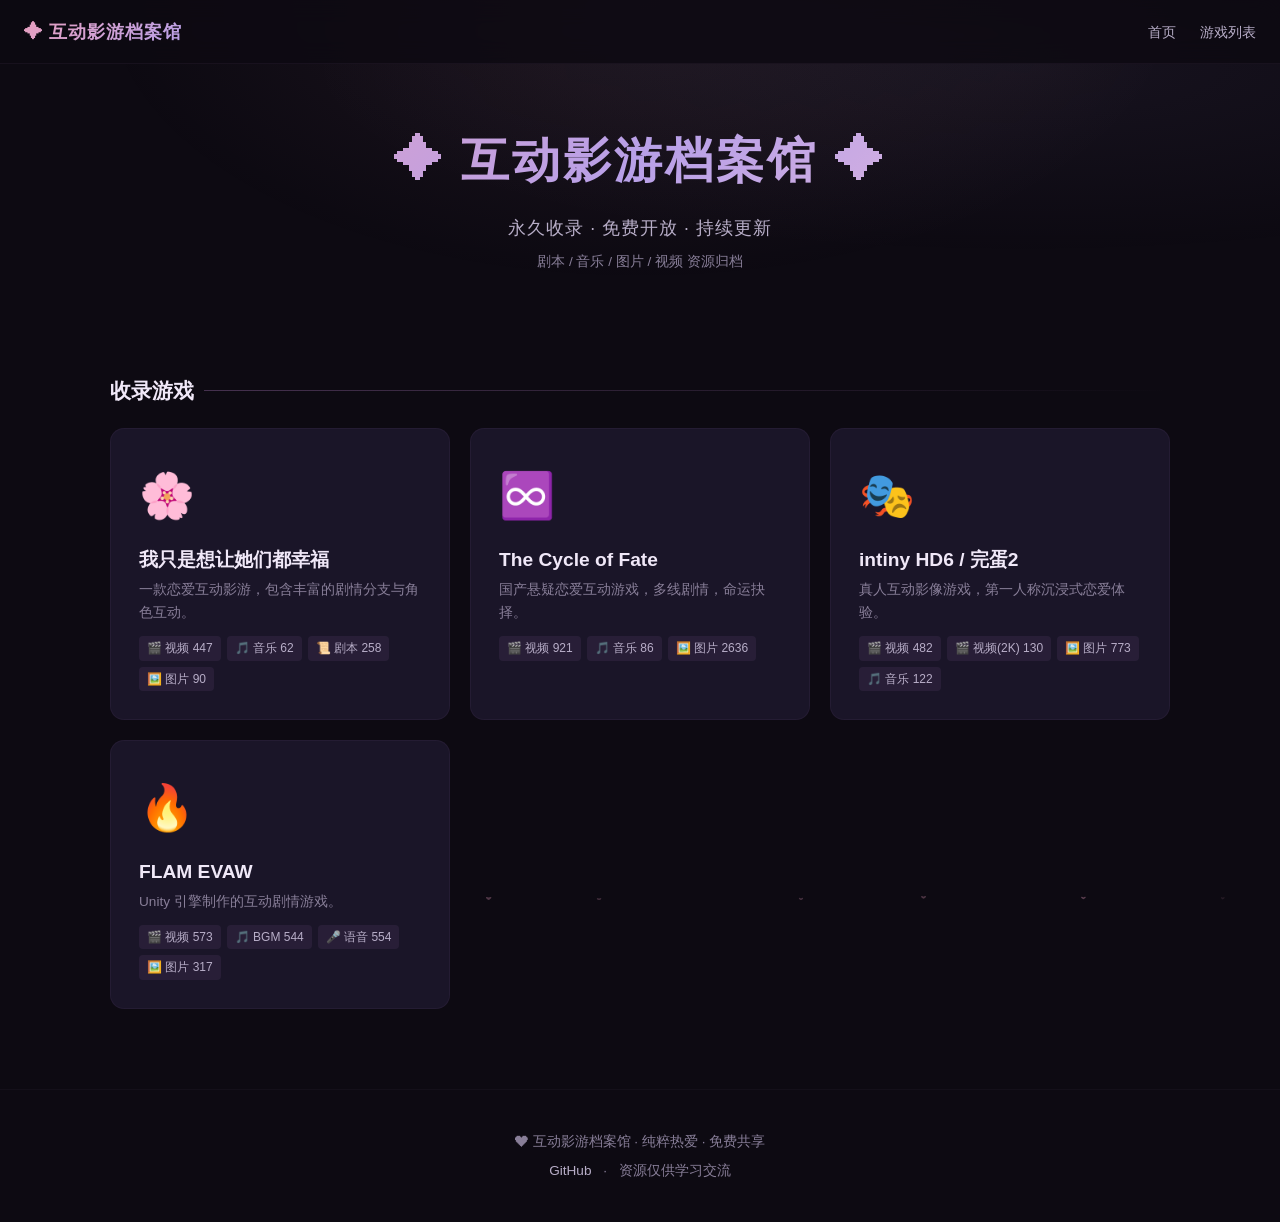
<file: index.html>
<!DOCTYPE html>
<html lang="zh-CN">
<head>
  <meta charset="UTF-8">
  <meta name="viewport" content="width=device-width, initial-scale=1.0">
  <title>互动影游档案馆 - 永久收录</title>
  <meta name="description" content="互动影游/真人互动游戏资源档案馆，收录完蛋系列、命运游戏等作品的剧本、音乐、图片、视频资源。">
  <meta name="keywords" content="互动影游,真人互动游戏,完蛋,命运游戏,游戏资源,剧本,攻略">
  <link rel="stylesheet" href="css/style.css">
  <link rel="icon" href="data:image/svg+xml,<svg xmlns=%22http://www.w3.org/2000/svg%22 viewBox=%220 0 100 100%22><text y=%22.9em%22 font-size=%2290%22>🎭</text></svg>">
</head>
<body>
<canvas id="particles"></canvas>

<nav>
  <span class="logo">✦ 互动影游档案馆</span>
  <div>
    <a href="/">首页</a>
    <a href="#games">游戏列表</a>
  </div>
</nav>

<header class="hero">
  <h1>✦ 互动影游档案馆 ✦</h1>
  <p>永久收录 · 免费开放 · 持续更新</p>
  <div class="subtitle">剧本 / 音乐 / 图片 / 视频 资源归档</div>
</header>

<div class="section-title" id="games">收录游戏</div>
<div class="games-grid" id="gameList"></div>

<footer>
  <p>❤ 互动影游档案馆 · 纯粹热爱 · 免费共享</p>
  <p style="margin-top:6px">
    <a href="https://github.com" target="_blank">GitHub</a>
    <span style="margin:0 8px;color:var(--text3)">·</span>
    资源仅供学习交流
  </p>
</footer>

<script src="js/main.js"></script>
</body>
</html>
</file>
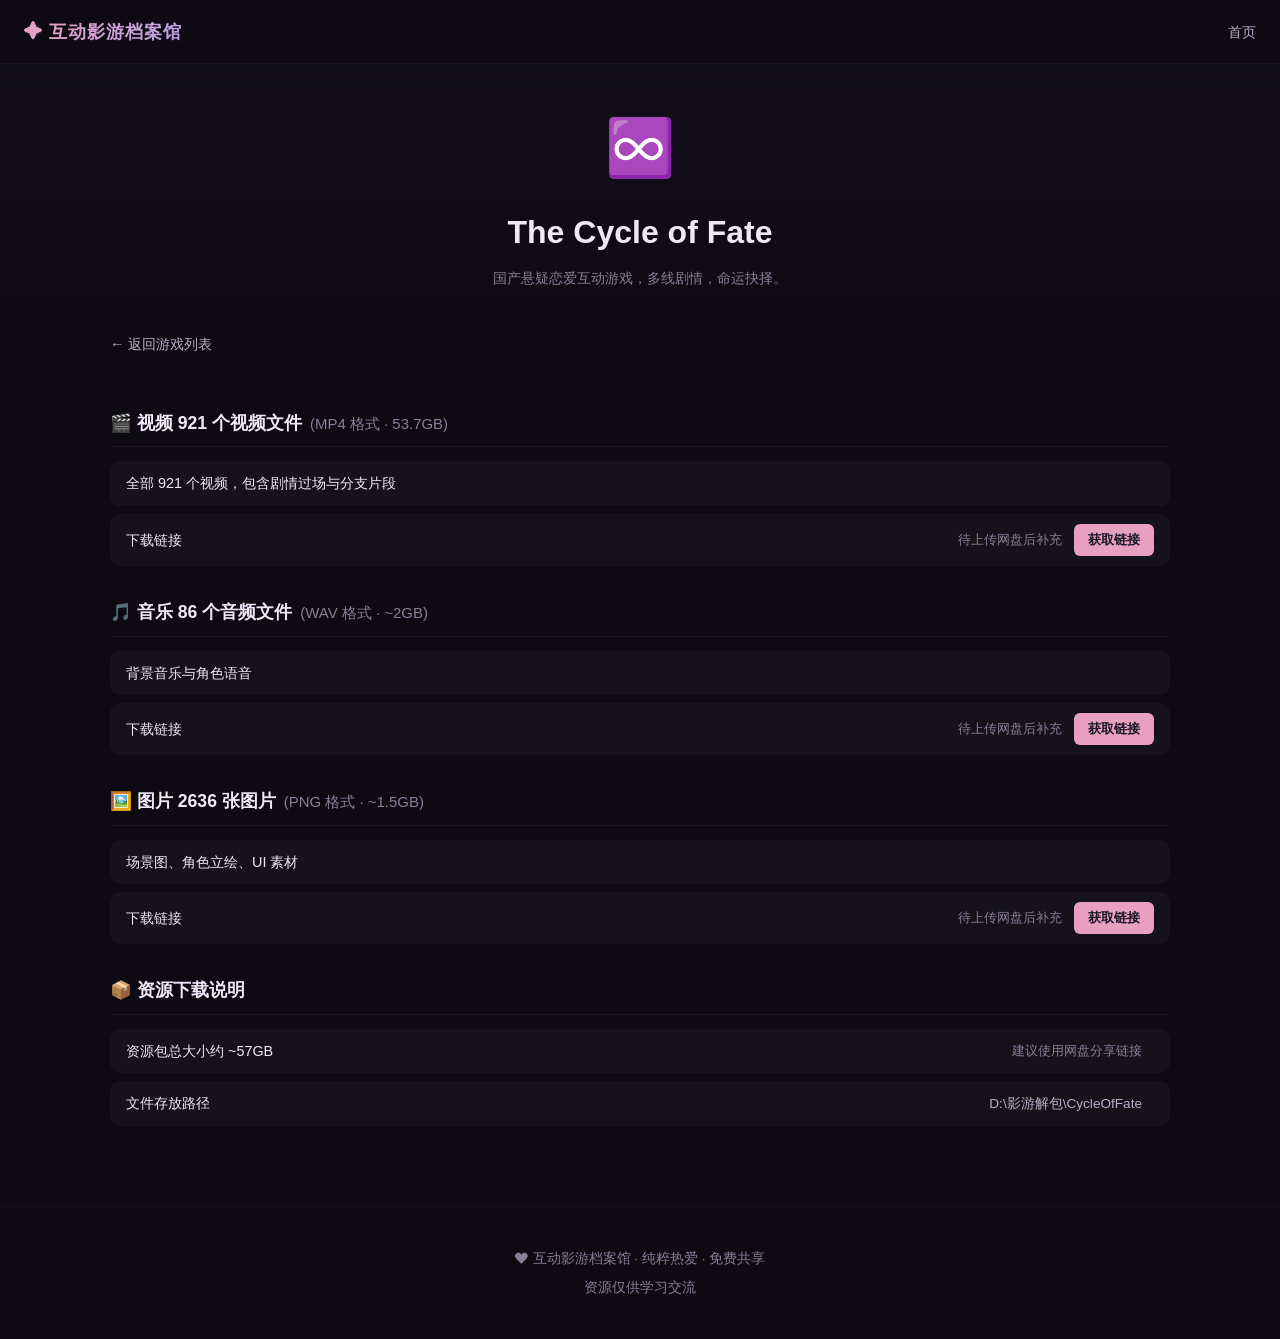
<file: games/cycle.html>
<!DOCTYPE html>
<html lang="zh-CN">
<head>
  <meta charset="UTF-8">
  <meta name="viewport" content="width=device-width, initial-scale=1.0">
  <title>The Cycle of Fate - 互动影游档案馆</title>
  <meta name="description" content="The Cycle of Fate 游戏资源 - 剧本、音乐、图片、视频下载。">
  <meta name="keywords" content="The Cycle of Fate,互动影游,游戏资源,剧本,攻略,下载">
  <link rel="stylesheet" href="../css/style.css">
  <link rel="icon" href="data:image/svg+xml,<svg xmlns=%22http://www.w3.org/2000/svg%22 viewBox=%220 0 100 100%22><text y=%22.9em%22 font-size=%2290%22>♾️</text></svg>">
</head>
<body>

<nav>
  <span class="logo">✦ 互动影游档案馆</span>
  <div>
    <a href="../">首页</a>
  </div>
</nav>

<div class="game-hero">
  <div class="icon">♾️</div>
  <h1>The Cycle of Fate</h1>
  <div class="meta">国产悬疑恋爱互动游戏，多线剧情，命运抉择。</div>
</div>

<div class="container">

  <a href="../" class="page-link">← 返回游戏列表</a>

  
  <div class=res-section>
    <h2>🎬 视频 921 个视频文件 <span class=count>(MP4 格式 · 53.7GB)</span></h2>
    <div class=file-list>
      <div class=file-item>
        <span class=name>全部 921 个视频，包含剧情过场与分支片段</span>
      </div>
      <div class=file-item>
        <span class=name>下载链接</span>
        <span class=info style=color:var(--text3)>待上传网盘后补充</span>
        <a class=dl-btn href=# onclick=alert(链接待补充)>获取链接</a>
      </div>
    </div>
  </div>
  <div class=res-section>
    <h2>🎵 音乐 86 个音频文件 <span class=count>(WAV 格式 · ~2GB)</span></h2>
    <div class=file-list>
      <div class=file-item>
        <span class=name>背景音乐与角色语音</span>
      </div>
      <div class=file-item>
        <span class=name>下载链接</span>
        <span class=info style=color:var(--text3)>待上传网盘后补充</span>
        <a class=dl-btn href=# onclick=alert(链接待补充)>获取链接</a>
      </div>
    </div>
  </div>
  <div class=res-section>
    <h2>🖼️ 图片 2636 张图片 <span class=count>(PNG 格式 · ~1.5GB)</span></h2>
    <div class=file-list>
      <div class=file-item>
        <span class=name>场景图、角色立绘、UI 素材</span>
      </div>
      <div class=file-item>
        <span class=name>下载链接</span>
        <span class=info style=color:var(--text3)>待上传网盘后补充</span>
        <a class=dl-btn href=# onclick=alert(链接待补充)>获取链接</a>
      </div>
    </div>
  </div>

  <div class="res-section">
    <h2>📦 资源下载说明</h2>
    <div class="file-list">
      <div class="file-item">
        <span class="name">资源包总大小约 ~57GB</span>
        <span class="info">建议使用网盘分享链接</span>
      </div>
      <div class="file-item">
        <span class="name">文件存放路径</span>
        <span class="info" style="color:var(--text2);font-size:0.85em;flex:1;text-align:right">D:\影游解包\CycleOfFate</span>
      </div>
    </div>
  </div>

</div>

<footer>
  <p>❤ 互动影游档案馆 · 纯粹热爱 · 免费共享</p>
  <p style="margin-top:6px">
    资源仅供学习交流
  </p>
</footer>

<script src="../js/main.js"></script>
</body>
</html>
</file>
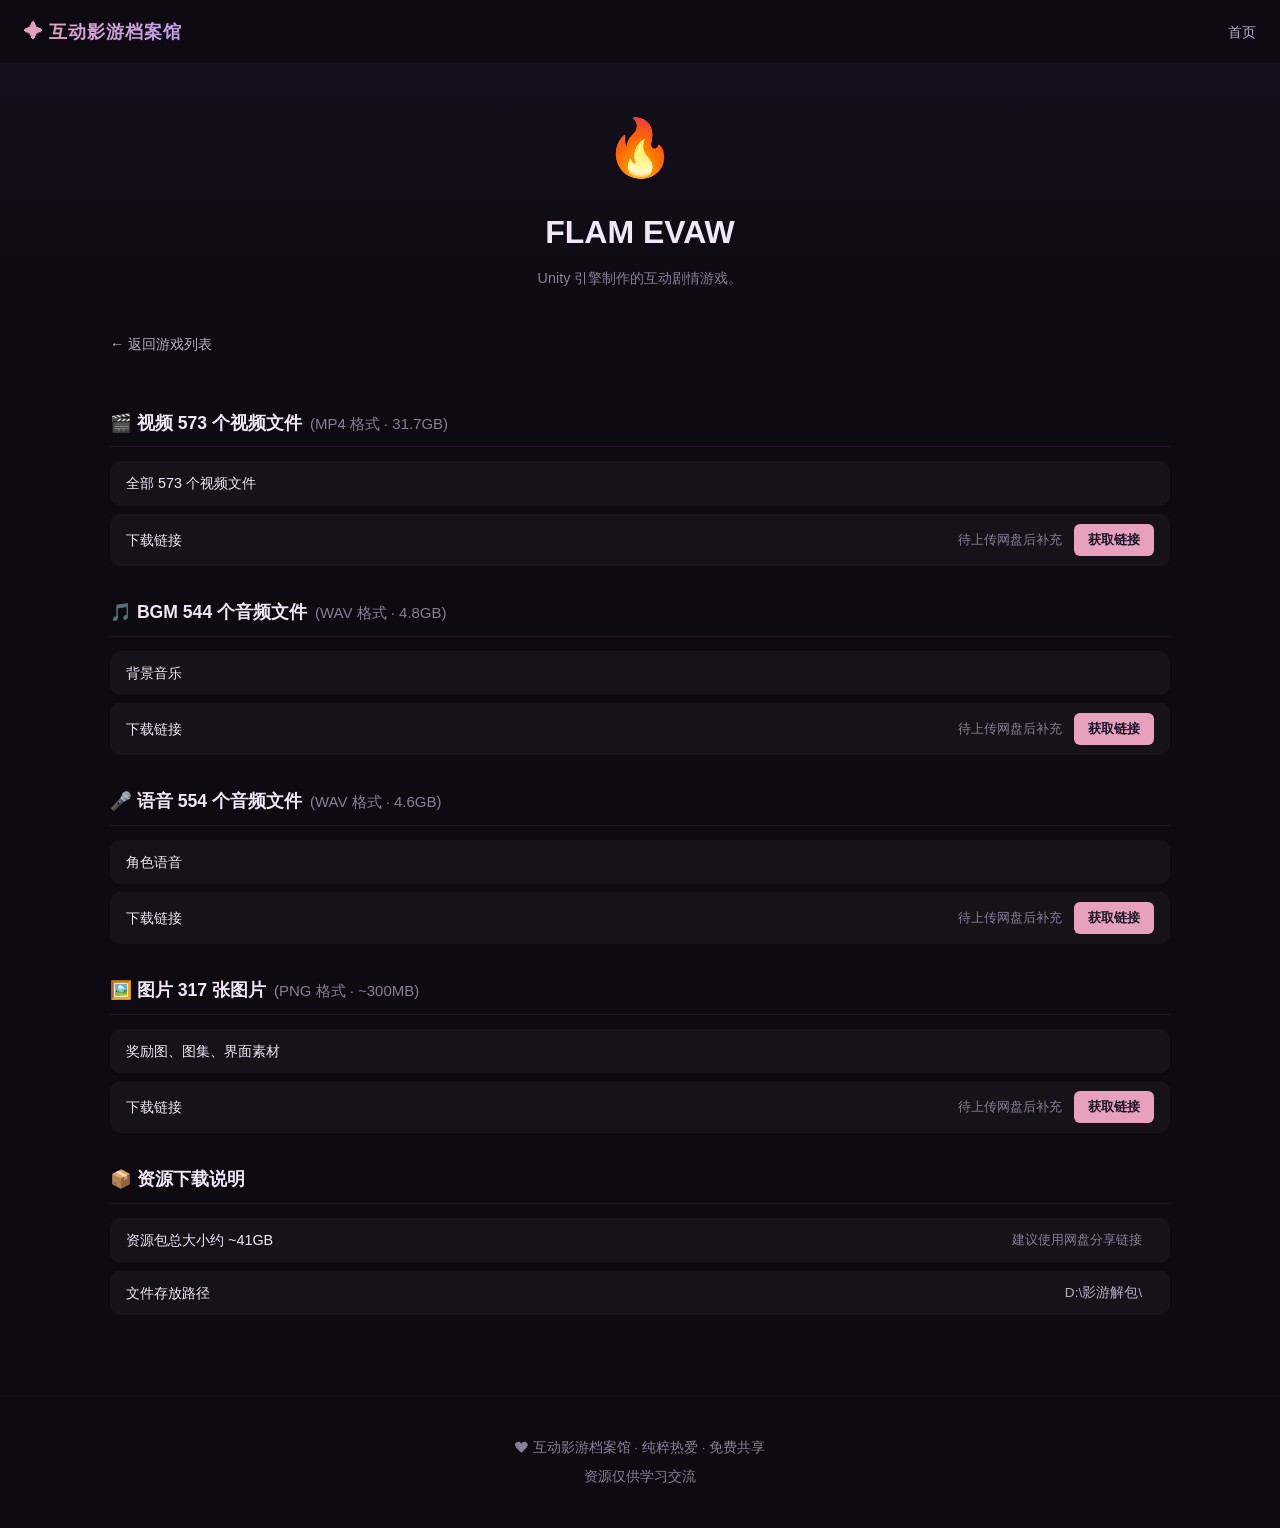
<file: games/flam.html>
<!DOCTYPE html>
<html lang="zh-CN">
<head>
  <meta charset="UTF-8">
  <meta name="viewport" content="width=device-width, initial-scale=1.0">
  <title>FLAM EVAW - 互动影游档案馆</title>
  <meta name="description" content="FLAM EVAW 游戏资源 - 剧本、音乐、图片、视频下载。">
  <meta name="keywords" content="FLAM EVAW,互动影游,游戏资源,剧本,攻略,下载">
  <link rel="stylesheet" href="../css/style.css">
  <link rel="icon" href="data:image/svg+xml,<svg xmlns=%22http://www.w3.org/2000/svg%22 viewBox=%220 0 100 100%22><text y=%22.9em%22 font-size=%2290%22>🔥</text></svg>">
</head>
<body>

<nav>
  <span class="logo">✦ 互动影游档案馆</span>
  <div>
    <a href="../">首页</a>
  </div>
</nav>

<div class="game-hero">
  <div class="icon">🔥</div>
  <h1>FLAM EVAW</h1>
  <div class="meta">Unity 引擎制作的互动剧情游戏。</div>
</div>

<div class="container">

  <a href="../" class="page-link">← 返回游戏列表</a>

  
  <div class=res-section>
    <h2>🎬 视频 573 个视频文件 <span class=count>(MP4 格式 · 31.7GB)</span></h2>
    <div class=file-list>
      <div class=file-item>
        <span class=name>全部 573 个视频文件</span>
      </div>
      <div class=file-item>
        <span class=name>下载链接</span>
        <span class=info style=color:var(--text3)>待上传网盘后补充</span>
        <a class=dl-btn href=# onclick=alert(链接待补充)>获取链接</a>
      </div>
    </div>
  </div>
  <div class=res-section>
    <h2>🎵 BGM 544 个音频文件 <span class=count>(WAV 格式 · 4.8GB)</span></h2>
    <div class=file-list>
      <div class=file-item>
        <span class=name>背景音乐</span>
      </div>
      <div class=file-item>
        <span class=name>下载链接</span>
        <span class=info style=color:var(--text3)>待上传网盘后补充</span>
        <a class=dl-btn href=# onclick=alert(链接待补充)>获取链接</a>
      </div>
    </div>
  </div>
  <div class=res-section>
    <h2>🎤 语音 554 个音频文件 <span class=count>(WAV 格式 · 4.6GB)</span></h2>
    <div class=file-list>
      <div class=file-item>
        <span class=name>角色语音</span>
      </div>
      <div class=file-item>
        <span class=name>下载链接</span>
        <span class=info style=color:var(--text3)>待上传网盘后补充</span>
        <a class=dl-btn href=# onclick=alert(链接待补充)>获取链接</a>
      </div>
    </div>
  </div>
  <div class=res-section>
    <h2>🖼️ 图片 317 张图片 <span class=count>(PNG 格式 · ~300MB)</span></h2>
    <div class=file-list>
      <div class=file-item>
        <span class=name>奖励图、图集、界面素材</span>
      </div>
      <div class=file-item>
        <span class=name>下载链接</span>
        <span class=info style=color:var(--text3)>待上传网盘后补充</span>
        <a class=dl-btn href=# onclick=alert(链接待补充)>获取链接</a>
      </div>
    </div>
  </div>

  <div class="res-section">
    <h2>📦 资源下载说明</h2>
    <div class="file-list">
      <div class="file-item">
        <span class="name">资源包总大小约 ~41GB</span>
        <span class="info">建议使用网盘分享链接</span>
      </div>
      <div class="file-item">
        <span class="name">文件存放路径</span>
        <span class="info" style="color:var(--text2);font-size:0.85em;flex:1;text-align:right">D:\影游解包\</span>
      </div>
    </div>
  </div>

</div>

<footer>
  <p>❤ 互动影游档案馆 · 纯粹热爱 · 免费共享</p>
  <p style="margin-top:6px">
    资源仅供学习交流
  </p>
</footer>

<script src="../js/main.js"></script>
</body>
</html>
</file>
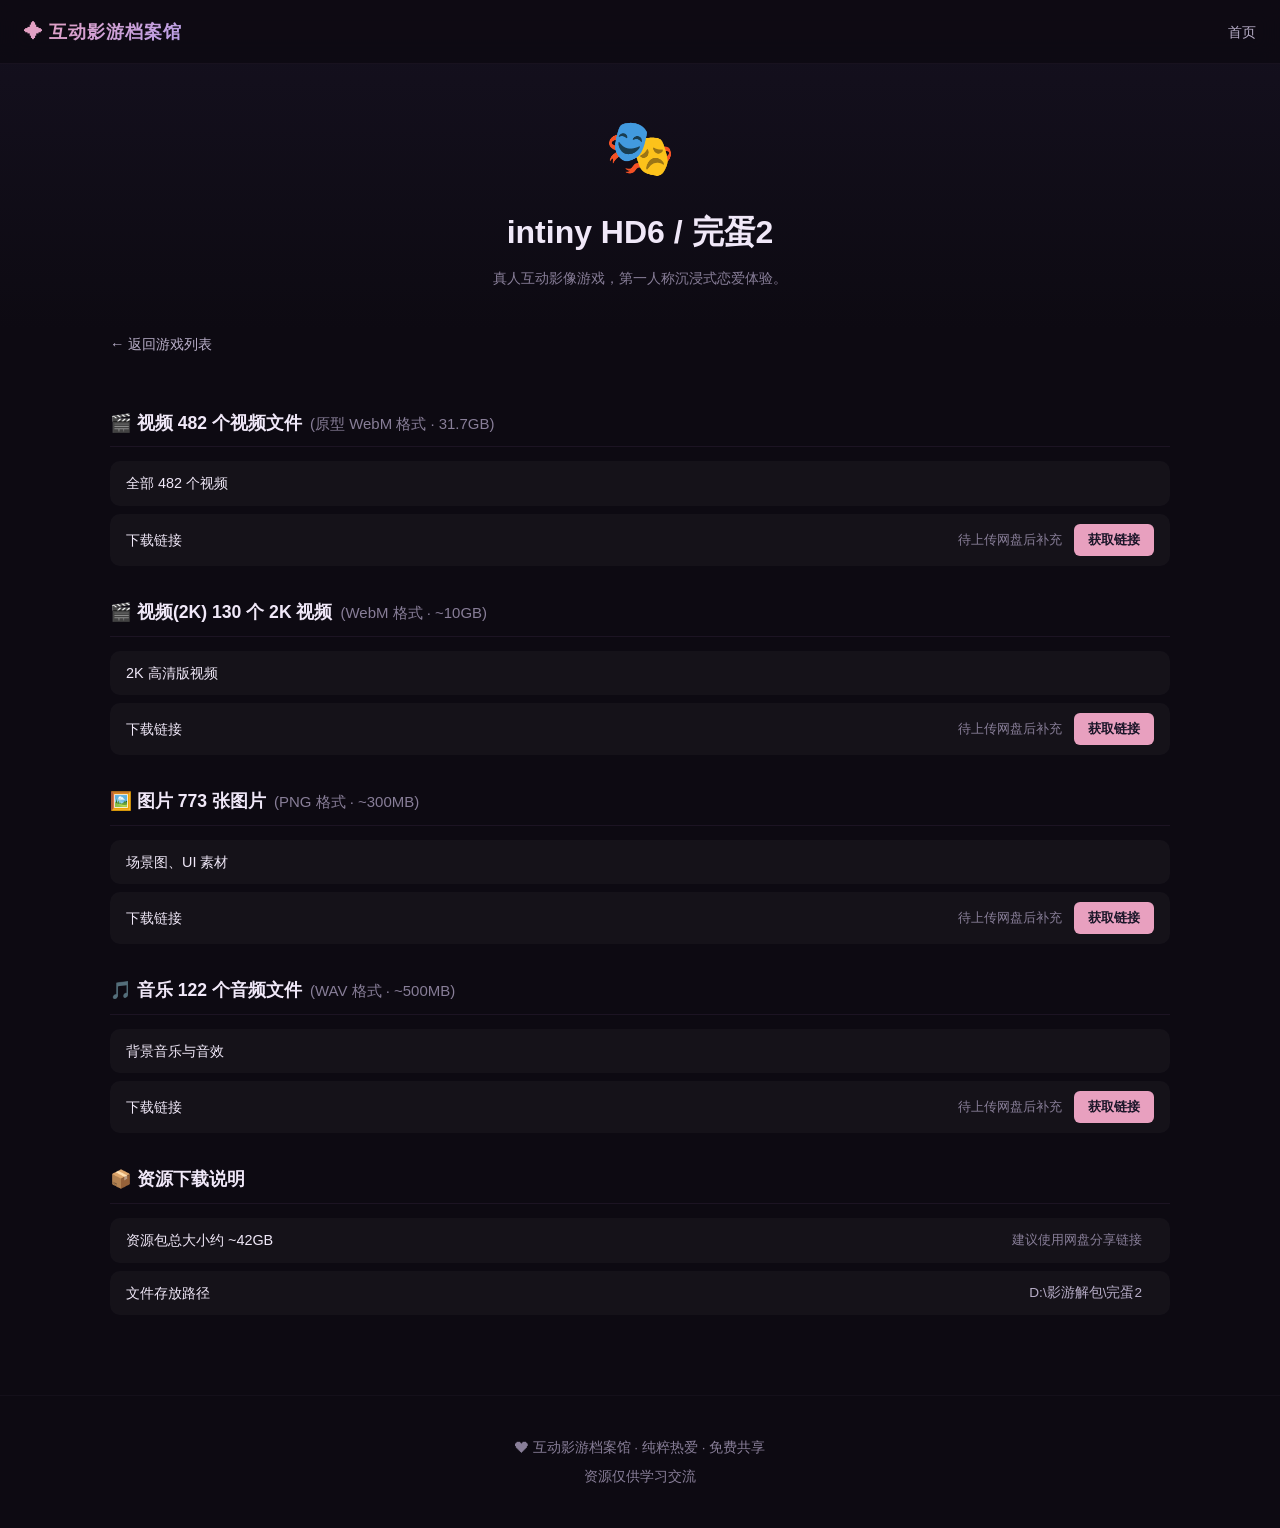
<file: games/intiny.html>
<!DOCTYPE html>
<html lang="zh-CN">
<head>
  <meta charset="UTF-8">
  <meta name="viewport" content="width=device-width, initial-scale=1.0">
  <title>intiny HD6 / 完蛋2 - 互动影游档案馆</title>
  <meta name="description" content="intiny HD6 / 完蛋2 游戏资源 - 剧本、音乐、图片、视频下载。">
  <meta name="keywords" content="intiny HD6 / 完蛋2,互动影游,游戏资源,剧本,攻略,下载">
  <link rel="stylesheet" href="../css/style.css">
  <link rel="icon" href="data:image/svg+xml,<svg xmlns=%22http://www.w3.org/2000/svg%22 viewBox=%220 0 100 100%22><text y=%22.9em%22 font-size=%2290%22>🎭</text></svg>">
</head>
<body>

<nav>
  <span class="logo">✦ 互动影游档案馆</span>
  <div>
    <a href="../">首页</a>
  </div>
</nav>

<div class="game-hero">
  <div class="icon">🎭</div>
  <h1>intiny HD6 / 完蛋2</h1>
  <div class="meta">真人互动影像游戏，第一人称沉浸式恋爱体验。</div>
</div>

<div class="container">

  <a href="../" class="page-link">← 返回游戏列表</a>

  
  <div class=res-section>
    <h2>🎬 视频 482 个视频文件 <span class=count>(原型 WebM 格式 · 31.7GB)</span></h2>
    <div class=file-list>
      <div class=file-item>
        <span class=name>全部 482 个视频</span>
      </div>
      <div class=file-item>
        <span class=name>下载链接</span>
        <span class=info style=color:var(--text3)>待上传网盘后补充</span>
        <a class=dl-btn href=# onclick=alert(链接待补充)>获取链接</a>
      </div>
    </div>
  </div>
  <div class=res-section>
    <h2>🎬 视频(2K) 130 个 2K 视频 <span class=count>(WebM 格式 · ~10GB)</span></h2>
    <div class=file-list>
      <div class=file-item>
        <span class=name>2K 高清版视频</span>
      </div>
      <div class=file-item>
        <span class=name>下载链接</span>
        <span class=info style=color:var(--text3)>待上传网盘后补充</span>
        <a class=dl-btn href=# onclick=alert(链接待补充)>获取链接</a>
      </div>
    </div>
  </div>
  <div class=res-section>
    <h2>🖼️ 图片 773 张图片 <span class=count>(PNG 格式 · ~300MB)</span></h2>
    <div class=file-list>
      <div class=file-item>
        <span class=name>场景图、UI 素材</span>
      </div>
      <div class=file-item>
        <span class=name>下载链接</span>
        <span class=info style=color:var(--text3)>待上传网盘后补充</span>
        <a class=dl-btn href=# onclick=alert(链接待补充)>获取链接</a>
      </div>
    </div>
  </div>
  <div class=res-section>
    <h2>🎵 音乐 122 个音频文件 <span class=count>(WAV 格式 · ~500MB)</span></h2>
    <div class=file-list>
      <div class=file-item>
        <span class=name>背景音乐与音效</span>
      </div>
      <div class=file-item>
        <span class=name>下载链接</span>
        <span class=info style=color:var(--text3)>待上传网盘后补充</span>
        <a class=dl-btn href=# onclick=alert(链接待补充)>获取链接</a>
      </div>
    </div>
  </div>

  <div class="res-section">
    <h2>📦 资源下载说明</h2>
    <div class="file-list">
      <div class="file-item">
        <span class="name">资源包总大小约 ~42GB</span>
        <span class="info">建议使用网盘分享链接</span>
      </div>
      <div class="file-item">
        <span class="name">文件存放路径</span>
        <span class="info" style="color:var(--text2);font-size:0.85em;flex:1;text-align:right">D:\影游解包\完蛋2</span>
      </div>
    </div>
  </div>

</div>

<footer>
  <p>❤ 互动影游档案馆 · 纯粹热爱 · 免费共享</p>
  <p style="margin-top:6px">
    资源仅供学习交流
  </p>
</footer>

<script src="../js/main.js"></script>
</body>
</html>
</file>
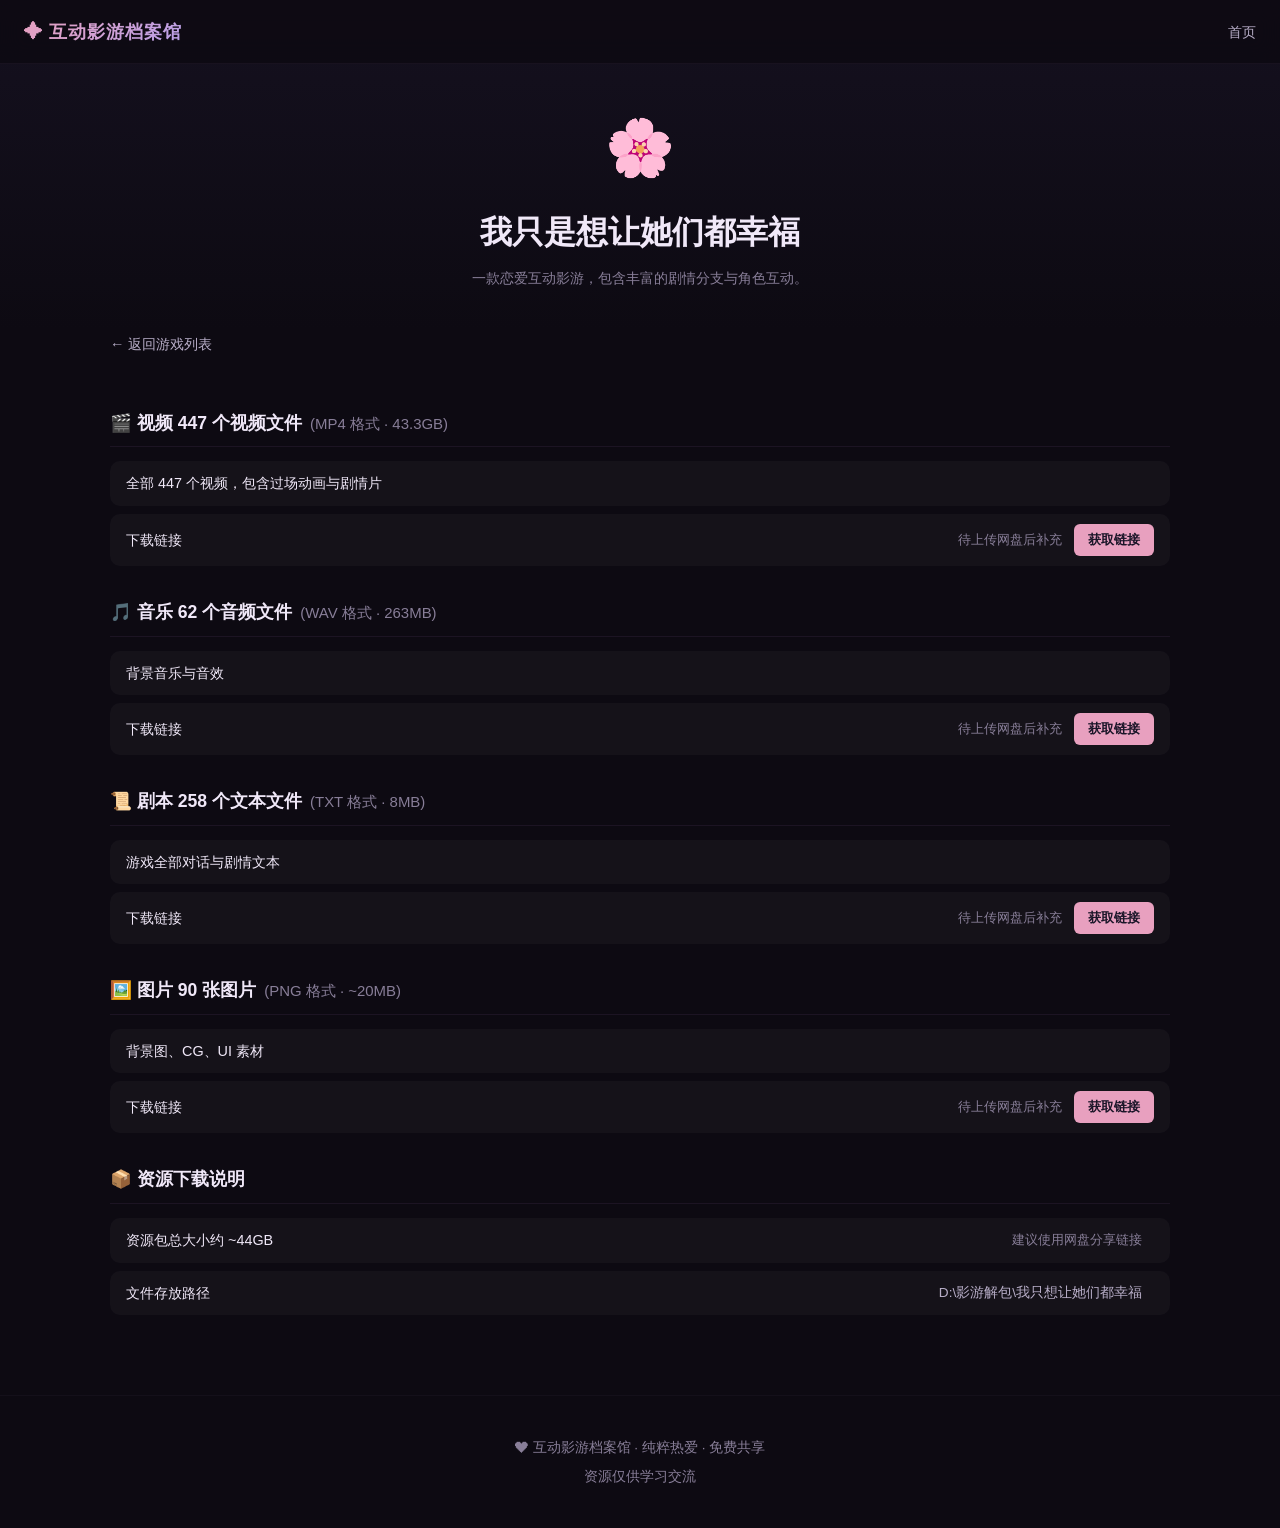
<file: games/xingfu.html>
<!DOCTYPE html>
<html lang="zh-CN">
<head>
  <meta charset="UTF-8">
  <meta name="viewport" content="width=device-width, initial-scale=1.0">
  <title>我只是想让她们都幸福 - 互动影游档案馆</title>
  <meta name="description" content="我只是想让她们都幸福 游戏资源 - 剧本、音乐、图片、视频下载。">
  <meta name="keywords" content="我只是想让她们都幸福,互动影游,游戏资源,剧本,攻略,下载">
  <link rel="stylesheet" href="../css/style.css">
  <link rel="icon" href="data:image/svg+xml,<svg xmlns=%22http://www.w3.org/2000/svg%22 viewBox=%220 0 100 100%22><text y=%22.9em%22 font-size=%2290%22>🌸</text></svg>">
</head>
<body>

<nav>
  <span class="logo">✦ 互动影游档案馆</span>
  <div>
    <a href="../">首页</a>
  </div>
</nav>

<div class="game-hero">
  <div class="icon">🌸</div>
  <h1>我只是想让她们都幸福</h1>
  <div class="meta">一款恋爱互动影游，包含丰富的剧情分支与角色互动。</div>
</div>

<div class="container">

  <a href="../" class="page-link">← 返回游戏列表</a>

  
  <div class=res-section>
    <h2>🎬 视频 447 个视频文件 <span class=count>(MP4 格式 · 43.3GB)</span></h2>
    <div class=file-list>
      <div class=file-item>
        <span class=name>全部 447 个视频，包含过场动画与剧情片</span>
      </div>
      <div class=file-item>
        <span class=name>下载链接</span>
        <span class=info style=color:var(--text3)>待上传网盘后补充</span>
        <a class=dl-btn href=# onclick=alert(链接待补充)>获取链接</a>
      </div>
    </div>
  </div>
  <div class=res-section>
    <h2>🎵 音乐 62 个音频文件 <span class=count>(WAV 格式 · 263MB)</span></h2>
    <div class=file-list>
      <div class=file-item>
        <span class=name>背景音乐与音效</span>
      </div>
      <div class=file-item>
        <span class=name>下载链接</span>
        <span class=info style=color:var(--text3)>待上传网盘后补充</span>
        <a class=dl-btn href=# onclick=alert(链接待补充)>获取链接</a>
      </div>
    </div>
  </div>
  <div class=res-section>
    <h2>📜 剧本 258 个文本文件 <span class=count>(TXT 格式 · 8MB)</span></h2>
    <div class=file-list>
      <div class=file-item>
        <span class=name>游戏全部对话与剧情文本</span>
      </div>
      <div class=file-item>
        <span class=name>下载链接</span>
        <span class=info style=color:var(--text3)>待上传网盘后补充</span>
        <a class=dl-btn href=# onclick=alert(链接待补充)>获取链接</a>
      </div>
    </div>
  </div>
  <div class=res-section>
    <h2>🖼️ 图片 90 张图片 <span class=count>(PNG 格式 · ~20MB)</span></h2>
    <div class=file-list>
      <div class=file-item>
        <span class=name>背景图、CG、UI 素材</span>
      </div>
      <div class=file-item>
        <span class=name>下载链接</span>
        <span class=info style=color:var(--text3)>待上传网盘后补充</span>
        <a class=dl-btn href=# onclick=alert(链接待补充)>获取链接</a>
      </div>
    </div>
  </div>

  <div class="res-section">
    <h2>📦 资源下载说明</h2>
    <div class="file-list">
      <div class="file-item">
        <span class="name">资源包总大小约 ~44GB</span>
        <span class="info">建议使用网盘分享链接</span>
      </div>
      <div class="file-item">
        <span class="name">文件存放路径</span>
        <span class="info" style="color:var(--text2);font-size:0.85em;flex:1;text-align:right">D:\影游解包\我只想让她们都幸福</span>
      </div>
    </div>
  </div>

</div>

<footer>
  <p>❤ 互动影游档案馆 · 纯粹热爱 · 免费共享</p>
  <p style="margin-top:6px">
    资源仅供学习交流
  </p>
</footer>

<script src="../js/main.js"></script>
</body>
</html>
</file>
<file: css/style.css>
/* ===== 互动影游档案馆 - 主题样式 ===== */
:root {
  --bg: #0d0a12;
  --bg2: #120e1e;
  --card: #1a1528;
  --card-hover: #231d3a;
  --accent: #e8a0bf;
  --accent2: #b8a0e8;
  --accent3: #f0c0d8;
  --text: #f0e8f8;
  --text2: #b8aec8;
  --text3: #887e98;
  --shadow: rgba(200, 140, 220, 0.12);
  --radius: 14px;
  --max-w: 1100px;
}
* { margin: 0; padding: 0; box-sizing: border-box; }
html { scroll-behavior: smooth; }
body {
  font-family: -apple-system, "Noto Sans SC", "Microsoft YaHei", "PingFang SC", sans-serif;
  background: var(--bg);
  color: var(--text);
  min-height: 100vh;
  line-height: 1.7;
}
a { color: var(--accent); text-decoration: none; transition: opacity 0.2s; }
a:hover { opacity: 0.8; }

/* ===== 导航栏 ===== */
nav {
  position: fixed; top: 0; left: 0; right: 0; z-index: 50;
  padding: 16px 24px;
  background: rgba(13,10,18,0.85);
  backdrop-filter: blur(12px);
  border-bottom: 1px solid rgba(200,140,220,0.06);
  display: flex; align-items: center; justify-content: space-between;
}
nav .logo {
  font-size: 1.15em; font-weight: 700;
  background: linear-gradient(135deg, var(--accent), var(--accent2));
  -webkit-background-clip: text; -webkit-text-fill-color: transparent;
  letter-spacing: 1px;
}
nav a { color: var(--text2); margin-left: 20px; font-size: 0.9em; transition: color 0.2s; }
nav a:hover { color: var(--accent); opacity: 1; }

/* ===== 英雄区 ===== */
.hero {
  padding: 120px 20px 60px;
  text-align: center;
  position: relative;
  overflow: hidden;
}
.hero::before {
  content: '';
  position: absolute; inset: 0;
  background: radial-gradient(ellipse at 50% 0%, rgba(232,160,191,0.08) 0%, transparent 60%),
              radial-gradient(ellipse at 80% 20%, rgba(184,160,232,0.06) 0%, transparent 50%);
  pointer-events: none;
}
.hero h1 {
  font-size: 3em; font-weight: 800;
  background: linear-gradient(135deg, var(--accent), var(--accent2), var(--accent3));
  -webkit-background-clip: text; -webkit-text-fill-color: transparent;
  letter-spacing: 3px;
  position: relative;
}
.hero p {
  color: var(--text2); margin-top: 12px; font-size: 1.1em;
  letter-spacing: 1px; position: relative;
}
.hero .subtitle {
  color: var(--text3); margin-top: 6px; font-size: 0.85em;
  position: relative;
}

/* ===== 游戏网格 ===== */
.section-title {
  max-width: var(--max-w); margin: 40px auto 20px; padding: 0 20px;
  font-size: 1.3em; font-weight: 700;
  display: flex; align-items: center; gap: 10px;
}
.section-title::after {
  content: ''; flex: 1; height: 1px;
  background: linear-gradient(90deg, rgba(200,140,220,0.3), transparent);
}
.games-grid {
  max-width: var(--max-w); margin: 0 auto; padding: 0 20px 40px;
  display: grid; grid-template-columns: repeat(auto-fill, minmax(300px, 1fr));
  gap: 20px;
}
.game-card {
  background: var(--card);
  border-radius: var(--radius);
  padding: 28px;
  cursor: pointer;
  transition: all 0.35s ease;
  border: 1px solid rgba(200,140,220,0.06);
  position: relative; overflow: hidden;
}
.game-card:hover {
  background: var(--card-hover);
  transform: translateY(-6px);
  border-color: rgba(200,140,220,0.15);
  box-shadow: 0 12px 40px var(--shadow);
}
.game-card::before {
  content: ''; position: absolute; top: 0; left: 0; right: 0; height: 3px;
  background: linear-gradient(90deg, var(--accent), var(--accent2));
  opacity: 0; transition: opacity 0.35s;
}
.game-card:hover::before { opacity: 1; }
.game-card .icon { font-size: 2.8em; margin-bottom: 14px; }
.game-card h3 { font-size: 1.2em; margin-bottom: 4px; line-height: 1.4; }
.game-card .desc { color: var(--text3); font-size: 0.85em; margin-bottom: 12px; }
.game-card .stats {
  display: flex; flex-wrap: wrap; gap: 6px;
}
.game-card .stats span {
  padding: 2px 8px; border-radius: 4px;
  background: rgba(200,140,220,0.08);
  color: var(--text2); font-size: 0.75em;
}
.game-card .enter {
  position: absolute; bottom: 20px; right: 20px;
  font-size: 1.4em; opacity: 0; transition: opacity 0.3s;
}
.game-card:hover .enter { opacity: 0.5; }

/* ===== 游戏详情页 ===== */
.game-hero {
  padding: 100px 20px 40px;
  text-align: center;
  background: linear-gradient(180deg, rgba(26,21,40,0.6), transparent);
}
.game-hero .icon { font-size: 3.5em; }
.game-hero h1 { font-size: 2em; margin-top: 10px; }
.game-hero .meta { color: var(--text3); font-size: 0.9em; margin-top: 6px; }

.container { max-width: var(--max-w); margin: 0 auto; padding: 0 20px 40px; }

.res-section { margin-top: 32px; }
.res-section h2 {
  font-size: 1.1em; font-weight: 600;
  display: flex; align-items: center; gap: 8px;
  margin-bottom: 14px;
  padding-bottom: 8px;
  border-bottom: 1px solid rgba(200,140,220,0.08);
}
.res-section h2 .count {
  color: var(--text3); font-size: 0.85em; font-weight: 400;
}

.file-list {
  display: grid; gap: 8px;
}
.file-item {
  display: flex; align-items: center; justify-content: space-between;
  padding: 10px 16px;
  background: rgba(255,255,255,0.03);
  border-radius: 10px;
  transition: background 0.2s;
}
.file-item:hover { background: rgba(255,255,255,0.05); }
.file-item .name {
  flex: 1; font-size: 0.9em; word-break: break-all; margin-right: 12px;
}
.file-item .info {
  color: var(--text3); font-size: 0.8em; white-space: nowrap; margin-right: 12px;
}
.file-item .dl-btn {
  padding: 5px 14px; border-radius: 6px;
  background: var(--accent); color: #1a1528;
  font-size: 0.8em; white-space: nowrap;
  font-weight: 600;
}

/* ===== 页面 ===== */
.page-link {
  display: inline-flex; align-items: center; gap: 4px;
  color: var(--text2); font-size: 0.9em; margin-bottom: 20px;
  transition: color 0.2s;
}
.page-link:hover { color: var(--accent); opacity: 1; }

/* ===== 页脚 ===== */
footer {
  text-align: center; padding: 40px 20px;
  color: var(--text3); font-size: 0.85em;
  border-top: 1px solid rgba(200,140,220,0.04);
  margin-top: 40px;
}
footer a { color: var(--text2); }

/* ===== 粒子 canvas ===== */
#particles {
  position: fixed; inset: 0; z-index: 0; pointer-events: none;
}

/* ===== 滚动条 ===== */
::-webkit-scrollbar { width: 6px; }
::-webkit-scrollbar-track { background: transparent; }
::-webkit-scrollbar-thumb { background: rgba(200,140,220,0.2); border-radius: 3px; }

/* ===== 响应式 ===== */
@media (max-width: 600px) {
  .hero h1 { font-size: 1.8em; }
  .games-grid { grid-template-columns: 1fr; }
  nav .logo { font-size: 1em; }
  nav a { margin-left: 12px; font-size: 0.8em; }
}
</file>
